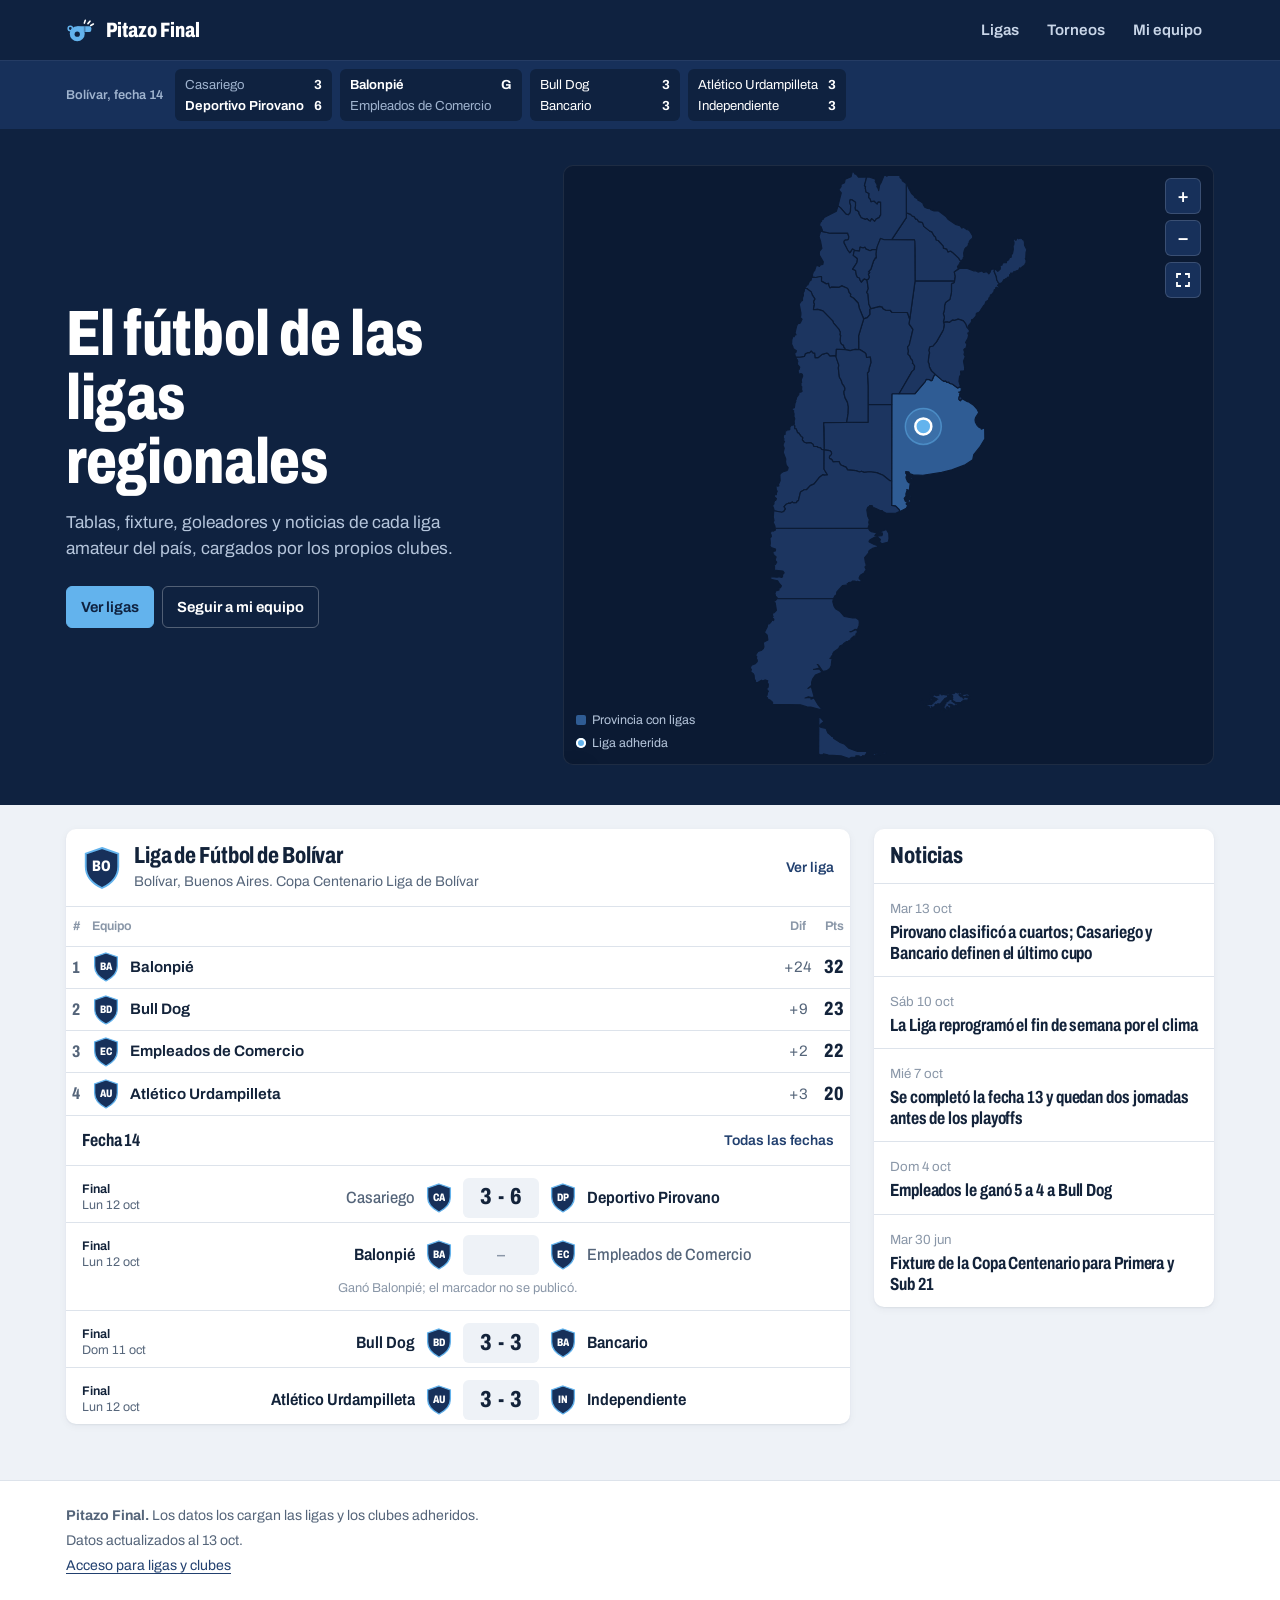
<file: index.html>
<!doctype html>
<html lang="es-AR">
<head>
  <meta charset="utf-8">
  <meta name="viewport" content="width=device-width, initial-scale=1">
  <title>Pitazo Final</title>
  <meta name="description" content="Posiciones, fixture, goleadores y noticias de las ligas regionales de fútbol amateur de Argentina.">
  <meta name="theme-color" content="#0F2240">
  <link rel="preconnect" href="https://fonts.googleapis.com">
  <link rel="preconnect" href="https://fonts.gstatic.com" crossorigin>
  <link href="https://fonts.googleapis.com/css2?family=Archivo:wdth,wght@62..125,400..800&display=swap" rel="stylesheet">
  <link rel="stylesheet" href="css/estilos.css">
  <link rel="icon" href="data:image/svg+xml,%3Csvg xmlns='http://www.w3.org/2000/svg' viewBox='0 0 32 32'%3E%3Crect width='32' height='32' rx='7' fill='%230F2240'/%3E%3Ccircle cx='4.6' cy='14.4' r='2.3' fill='none' stroke='%2363B3ED' stroke-width='1.6'/%3E%3Ccircle cx='12' cy='20' r='8' fill='%2363B3ED'/%3E%3Crect x='11' y='12' width='16' height='6' rx='2' fill='%2363B3ED'/%3E%3Crect x='19' y='12' width='1.8' height='6' fill='%230F2240' opacity='.35'/%3E%3Ccircle cx='12' cy='20.5' r='2.8' fill='%230F2240'/%3E%3Cpath d='M19.6 8.6l1-3M23.4 9.2l2.2-2.6M26.4 11.2l2.8-1.6' stroke='%23fff' stroke-width='1.7' stroke-linecap='round'/%3E%3C/svg%3E">
</head>
<body>
  <a class="saltar" href="#contenido">Ir al contenido</a>

  <header class="cabeza">
    <div class="cabeza__barra contenedor">
      <a class="marca" href="#/">
        <svg viewBox="0 0 32 32" aria-hidden="true"><circle cx="4.6" cy="14.4" r="2.3" fill="none" stroke="#63B3ED" stroke-width="1.6"/><circle cx="12" cy="20" r="8" fill="#63B3ED"/><rect x="11" y="12" width="16" height="6" rx="2" fill="#63B3ED"/><rect x="19" y="12" width="1.8" height="6" fill="#0F2240" opacity=".35"/><circle cx="12" cy="20.5" r="2.8" fill="#0F2240"/><path d="M19.6 8.6l1-3M23.4 9.2l2.2-2.6M26.4 11.2l2.8-1.6" stroke="#fff" stroke-width="1.7" stroke-linecap="round"/></svg>
        <span>Pitazo Final</span>
      </a>
      <nav class="cabeza__nav" aria-label="Principal">
        <a href="#/ligas" data-nav="ligas">Ligas</a>
        <a href="#/torneos" data-nav="torneos">Torneos</a>
        <a href="#/mi-equipo" data-nav="mi-equipo" id="nav-favorito">Mi equipo</a>
      </nav>
    </div>
    <div class="cinta" id="cinta" aria-label="Resultados de la última fecha"></div>
  </header>

  <main id="contenido" tabindex="-1">
    <p class="contenedor cargando">Cargando datos de la liga…</p>
  </main>

  <footer class="pie">
    <div class="contenedor pie__dentro">
      <p><strong>Pitazo Final.</strong> Los datos los cargan las ligas y los clubes adheridos.</p>
      <p id="pie-origen"></p>
      <p><a href="#/admin">Acceso para ligas y clubes</a></p>
    </div>
  </footer>

  <div id="aviso" class="aviso" role="status" aria-live="polite" hidden></div>

  <script src="js/config.js"></script>
  <script src="js/mapa.js"></script>
  <script src="js/admin.js"></script>
  <script src="js/app.js"></script>
</body>
</html>
</file>
<file: css/estilos.css>
/* Pitazo Final. Azul noche, celeste y blanco; amarillo solo para "en juego". */
:root {
  --noche: #0F2240;
  --noche-2: #17305A;
  --noche-3: #22406F;
  --celeste: #63B3ED;
  --celeste-suave: #DCEEFC;
  --fondo: #EEF2F7;
  --papel: #FFFFFF;
  --tinta: #13233A;
  --tinta-2: #55657A;
  --tinta-3: #8A97A8;
  --linea: #DDE3EB;
  --vivo: #FFC629;
  --gana: #1E9E5A;
  --empata: #8A97A8;
  --pierde: #D64545;

  --fuente: 'Archivo', system-ui, -apple-system, 'Segoe UI', sans-serif;
  --radio: 10px;
  --radio-chico: 6px;
  --ancho: 1180px;
  --sombra: 0 1px 2px rgba(15, 34, 64, 0.06), 0 2px 8px rgba(15, 34, 64, 0.05);
}

* { box-sizing: border-box; }
html { -webkit-text-size-adjust: 100%; }
body {
  margin: 0; background: var(--fondo); color: var(--tinta);
  font: 400 16px/1.5 var(--fuente); font-stretch: 100%;
  -webkit-font-smoothing: antialiased;
}
a { color: var(--noche-3); text-underline-offset: 3px; }
a:hover { color: var(--tinta); }
:focus-visible { outline: 3px solid var(--celeste); outline-offset: 2px; border-radius: 4px; }
button { font: inherit; }

/* Ancho condensado para nombres, cifras y títulos */
h1, h2, h3, .cond { font-family: var(--fuente); font-stretch: 75%; letter-spacing: -0.005em; }
h1 { font-size: clamp(2rem, 4.6vw, 3.25rem); font-weight: 800; line-height: 1; margin: 0; }
h2 { font-size: 1.45rem; font-weight: 750; line-height: 1.1; margin: 0; }
h3 { font-size: 1.1rem; font-weight: 700; line-height: 1.2; margin: 0; }
p { margin: 0 0 0.75em; }

.contenedor { max-width: var(--ancho); margin: 0 auto; padding-left: 16px; padding-right: 16px; }
.saltar { position: absolute; left: -999px; top: 8px; background: var(--papel); padding: 8px 12px; z-index: 50; }
.saltar:focus { left: 8px; }
main:focus { outline: none; }
.cargando, .vacio { color: var(--tinta-2); padding: 40px 16px; }

/* ---------- Encabezado ---------- */
.cabeza { background: var(--noche); color: #fff; }
.cabeza__barra { display: flex; align-items: center; justify-content: space-between; height: 60px; }
.marca { display: flex; align-items: center; gap: 10px; color: #fff; text-decoration: none; font: 800 1.3rem/1 var(--fuente); font-stretch: 75%; }
.marca:hover { color: #fff; }
.marca svg { width: 30px; height: 30px; }
.cabeza__nav { display: flex; gap: 4px; }
.cabeza__nav a {
  color: #C9D6E8; text-decoration: none; font-weight: 600; font-size: 0.95rem;
  padding: 8px 12px; border-radius: var(--radio-chico); white-space: nowrap;
}
.cabeza__nav a:hover { color: #fff; background: var(--noche-2); }
.cabeza__nav a[aria-current="page"] { color: #fff; background: var(--noche-2); box-shadow: inset 0 -2px 0 var(--celeste); }

/* Cinta de resultados */
.cinta { background: var(--noche-2); border-top: 1px solid rgba(255,255,255,0.06); }
.cinta:empty { display: none; }
.cinta__dentro { display: flex; gap: 8px; overflow-x: auto; padding: 8px 16px; max-width: var(--ancho); margin: 0 auto; scrollbar-width: none; }
.cinta__dentro::-webkit-scrollbar { display: none; }
.cinta__titulo { flex: none; align-self: center; color: #9FB3CE; font-size: 0.8rem; font-weight: 600; padding-right: 4px; }
.cinta__item {
  flex: none; display: grid; grid-template-columns: auto auto; gap: 1px 10px; align-items: center;
  background: var(--noche); border-radius: var(--radio-chico); padding: 6px 10px; color: #fff; text-decoration: none;
  font-size: 0.82rem; min-width: 150px;
}
.cinta__item:hover { color: #fff; background: var(--noche-3); }
.cinta__item b { font-weight: 700; font-variant-numeric: tabular-nums; text-align: right; }
.cinta__item .gana { color: #fff; font-weight: 650; }
.cinta__item .pierde { color: #9FB3CE; }

/* ---------- Banda de encabezado de página ---------- */
.banda { background: var(--noche); color: #fff; padding: 28px 0 0; }
.banda__fila { display: flex; flex-wrap: wrap; gap: 20px; align-items: center; justify-content: space-between; }
.banda__id { display: flex; align-items: center; gap: 18px; min-width: 0; }
.banda p { color: #B5C5DB; margin: 6px 0 0; }
.banda p a { color: var(--celeste); }
.chips { display: flex; flex-wrap: wrap; gap: 6px; margin-top: 10px; }
.chip { font-size: 0.8rem; font-weight: 600; padding: 4px 10px; border-radius: 999px; background: var(--noche-2); color: #C9D6E8; }
.chip--vivo { background: var(--vivo); color: var(--tinta); }
.torneos { margin-top: 18px; }
.torneos .chip { border: 1px solid transparent; cursor: pointer; font: inherit; font-size: 0.82rem; font-weight: 600; padding: 6px 12px; }
.torneos .chip:hover { border-color: var(--celeste); }
.torneos .chip--activo { background: var(--celeste); color: var(--noche); }
.torneos .chip:focus-visible { outline: 2px solid var(--celeste); outline-offset: 2px; }

.pestanas { display: flex; gap: 4px; margin-top: 24px; overflow-x: auto; scrollbar-width: none; }
.pestanas::-webkit-scrollbar { display: none; }
.pestanas a {
  color: #B5C5DB; text-decoration: none; font-weight: 600; padding: 12px 14px; white-space: nowrap;
  border-bottom: 3px solid transparent;
}
.pestanas a:hover { color: #fff; }
.pestanas a[aria-current="page"] { color: #fff; border-bottom-color: var(--celeste); }

.boton {
  display: inline-flex; align-items: center; gap: 8px; cursor: pointer; white-space: nowrap;
  font-weight: 650; font-size: 0.92rem; padding: 9px 14px; border-radius: var(--radio-chico);
  border: 1px solid var(--linea); background: var(--papel); color: var(--tinta); text-decoration: none;
}
.boton:hover { border-color: var(--noche-3); color: var(--tinta); }
.boton svg { width: 16px; height: 16px; }
.boton--claro { background: transparent; color: #fff; border-color: rgba(255,255,255,0.28); }
.boton--claro:hover { background: var(--noche-2); color: #fff; border-color: rgba(255,255,255,0.5); }
.boton--primario { background: var(--celeste); border-color: var(--celeste); color: var(--noche); }
.boton--primario:hover { background: #8CC8F2; border-color: #8CC8F2; color: var(--noche); }
.boton[aria-pressed="true"] { background: var(--celeste); border-color: var(--celeste); color: var(--noche); }
.acciones { display: flex; flex-wrap: wrap; gap: 8px; }

/* ---------- Escudos ---------- */
.escudo { flex: none; width: 28px; height: 32px; display: inline-grid; place-items: center; position: relative; }
.escudo svg { position: absolute; inset: 0; width: 100%; height: 100%; }
.escudo svg path { fill: var(--noche-2); stroke: var(--celeste); stroke-width: 1.5; }
.escudo span { position: relative; color: #fff; font-weight: 800; font-stretch: 75%; font-size: 0.68rem; letter-spacing: 0.02em; margin-top: -2px; }
.escudo img { width: 100%; height: 100%; object-fit: contain; }
.escudo--m { width: 40px; height: 46px; }
.escudo--m span { font-size: 0.95rem; }
.escudo--l { width: 72px; height: 82px; }
.escudo--l span { font-size: 1.6rem; }
.banda .escudo svg path { fill: var(--noche-3); }

/* ---------- Diseño de página ---------- */
.pagina { padding-top: 24px; padding-bottom: 56px; }
.grilla { display: grid; grid-template-columns: minmax(0, 1fr) 340px; gap: 24px; align-items: start; }
.panel { background: var(--papel); border-radius: var(--radio); box-shadow: var(--sombra); overflow: hidden; }
.panel + .panel { margin-top: 20px; }
.panel__cabeza { display: flex; justify-content: space-between; align-items: baseline; gap: 12px; padding: 14px 16px; border-bottom: 1px solid var(--linea); }
.panel__cabeza a { font-size: 0.88rem; font-weight: 600; text-decoration: none; }
.panel__cuerpo { padding: 16px; }
.nota { color: var(--tinta-2); font-size: 0.88rem; margin: 12px 16px 16px; max-width: 72ch; }

/* ---------- Tabla de posiciones ---------- */
.tabla { width: 100%; border-collapse: collapse; font-size: 0.95rem; }
.tabla th { font-size: 0.78rem; font-weight: 650; color: var(--tinta-3); text-align: center; padding: 10px 6px; border-bottom: 1px solid var(--linea); }
.tabla td { padding: 0 6px; height: 50px; text-align: center; border-bottom: 1px solid var(--linea); font-variant-numeric: tabular-nums; }
.tabla tr:last-child td { border-bottom: 0; }
.tabla .c-pos { width: 44px; font-weight: 750; font-stretch: 75%; font-size: 1.05rem; color: var(--tinta-2); position: relative; }
.tabla .c-equipo { text-align: left; width: 100%; }
.tabla .c-pts { font-weight: 800; font-stretch: 75%; font-size: 1.2rem; color: var(--tinta); }
.tabla .c-dif { color: var(--tinta-2); }
.tabla tbody tr:hover { background: #F6F9FC; }
.equipo-celda { display: flex; align-items: center; gap: 10px; color: var(--tinta); text-decoration: none; font-weight: 650; }
.equipo-celda:hover { color: var(--noche-3); }
.zona-semi .c-pos::before, .zona-cuartos .c-pos::before { content: ''; position: absolute; left: 0; top: 8px; bottom: 8px; width: 4px; border-radius: 0 3px 3px 0; }
.zona-semi .c-pos::before { background: var(--gana); }
.zona-cuartos .c-pos::before { background: var(--celeste); }
tr.es-favorito { background: var(--celeste-suave) !important; }
.forma { display: inline-flex; gap: 3px; }
.forma i { width: 20px; height: 20px; border-radius: 4px; display: inline-grid; place-items: center; font-style: normal; font-size: 0.7rem; font-weight: 750; color: #fff; }
.forma .G { background: var(--gana); }
.forma .E { background: var(--empata); }
.forma .P { background: var(--pierde); }
.referencias { display: flex; flex-wrap: wrap; gap: 16px; padding: 12px 16px; border-top: 1px solid var(--linea); color: var(--tinta-2); font-size: 0.85rem; }
.referencias span::before { content: ''; display: inline-block; width: 10px; height: 10px; border-radius: 2px; margin-right: 6px; }
.ref-semi::before { background: var(--gana); }
.ref-cuartos::before { background: var(--celeste); }

/* ---------- Partidos en filas ---------- */
.partidos { list-style: none; margin: 0; padding: 0; }
.partido { border-bottom: 1px solid var(--linea); }
.partido:last-child { border-bottom: 0; }
.partido.es-favorito { background: var(--celeste-suave); }
.partido__fila { display: grid; grid-template-columns: 76px minmax(0, 1fr) 76px minmax(0, 1fr); align-items: center; gap: 10px; padding: 12px 16px 4px; }
.partido__estado { font-size: 0.78rem; color: var(--tinta-2); line-height: 1.25; }
.partido__estado b { display: block; color: var(--tinta); font-weight: 650; }
.partido__estado .vivo { color: #8A6400; }
.lado { display: flex; align-items: center; gap: 10px; min-width: 0; color: var(--tinta); text-decoration: none; font-weight: 650; font-stretch: 87.5%; font-size: 1.02rem; }
.lado span:not(.escudo) { overflow: hidden; text-overflow: ellipsis; white-space: nowrap; }
.lado--local { justify-content: flex-end; text-align: right; }
.lado:hover { color: var(--noche-3); }
.lado.pierde { color: var(--tinta-2); font-weight: 500; }
.marcador {
  display: flex; justify-content: center; align-items: center; gap: 6px;
  font-weight: 800; font-stretch: 75%; font-size: 1.45rem; font-variant-numeric: tabular-nums;
  background: var(--fondo); border-radius: var(--radio-chico); height: 40px;
}
.marcador--vivo { background: var(--vivo); }
.marcador--nada { color: var(--tinta-3); font-size: 1rem; font-weight: 600; font-stretch: 100%; }
.partido__goles { display: grid; grid-template-columns: 76px minmax(0, 1fr) 76px minmax(0, 1fr); gap: 10px; padding: 0 16px 12px; font-size: 0.8rem; color: var(--tinta-2); }
.partido__goles ul { list-style: none; margin: 0; padding: 0; }
.partido__goles ul:first-of-type { grid-column: 2; text-align: right; }
.partido__goles ul:last-of-type { grid-column: 4; }
.partido__pie { padding: 0 16px 12px; font-size: 0.8rem; color: var(--tinta-3); text-align: center; }
.partido__estado a { display: block; color: var(--tinta-2); margin-top: 2px; }
.panel--fixture { max-width: 920px; margin: 0 auto; }
.partido--compacto { padding: 10px 16px; }
.compacto__estado { font-size: 0.78rem; color: var(--tinta-2); margin-bottom: 6px; }
.compacto__estado .vivo { color: #8A6400; font-weight: 650; }
.compacto__filas { display: grid; grid-template-columns: minmax(0, 1fr) auto; gap: 4px 12px; align-items: center; }
.compacto__equipo { display: flex; align-items: center; gap: 8px; color: var(--tinta-2); text-decoration: none; font-weight: 550; min-width: 0; }
.compacto__equipo span { overflow: hidden; text-overflow: ellipsis; white-space: nowrap; }
.compacto__equipo.gana { color: var(--tinta); font-weight: 700; }
.compacto__equipo:hover { color: var(--noche-3); }
.compacto__filas b { font-weight: 800; font-stretch: 75%; font-size: 1.1rem; font-variant-numeric: tabular-nums; text-align: right; }
.partido__pie a { color: var(--tinta-2); }

/* Selector de fechas */
.fechas { display: flex; gap: 6px; overflow-x: auto; padding: 12px 16px; border-bottom: 1px solid var(--linea); scrollbar-width: thin; }
.fechas a {
  flex: none; min-width: 42px; text-align: center; padding: 7px 10px; border-radius: var(--radio-chico);
  text-decoration: none; color: var(--tinta-2); font-weight: 650; font-size: 0.9rem; background: var(--fondo);
}
.fechas a:hover { color: var(--tinta); background: var(--linea); }
.fechas a[aria-current="page"] { background: var(--noche); color: #fff; }
.fechas a.pendiente:not([aria-current]) { box-shadow: inset 0 0 0 1.5px var(--celeste); }

/* ---------- Goleadores ---------- */
.goleadores { list-style: none; margin: 0; padding: 0; }
.goleadores li { display: grid; grid-template-columns: 30px minmax(0, 1fr) 120px 34px; gap: 12px; align-items: center; padding: 10px 16px; border-bottom: 1px solid var(--linea); }
.goleadores li:last-child { border-bottom: 0; }
.goleadores .num { font-weight: 750; font-stretch: 75%; color: var(--tinta-3); text-align: right; }
.goleadores .quien { min-width: 0; }
.goleadores .quien b { display: block; font-weight: 650; }
.goleadores .quien small { color: var(--tinta-2); display: flex; align-items: center; gap: 6px; }
.goleadores .barra { height: 6px; background: var(--fondo); border-radius: 3px; overflow: hidden; }
.goleadores .barra i { display: block; height: 100%; background: var(--celeste); border-radius: 3px; }
.goleadores .goles { font-weight: 800; font-stretch: 75%; font-size: 1.3rem; text-align: right; }
.goleadores--compacto li { grid-template-columns: 22px minmax(0, 1fr) 28px; }
.goleadores--compacto .barra { display: none; }

/* ---------- Noticias ---------- */
.noticias { display: grid; grid-template-columns: repeat(2, minmax(0, 1fr)); gap: 16px; }
.noticia { background: var(--papel); border-radius: var(--radio); box-shadow: var(--sombra); padding: 18px 20px; display: flex; flex-direction: column; }
.noticia:first-child { grid-column: 1 / -1; border-top: 4px solid var(--celeste); }
.noticia:first-child h3 { font-size: 1.7rem; }
.noticia .meta { color: var(--tinta-3); font-size: 0.82rem; margin-bottom: 6px; }
.noticia h3 { font-size: 1.3rem; line-height: 1.15; margin-bottom: 8px; }
.noticia p { color: var(--tinta-2); flex: 1; }
.noticia a { font-weight: 600; font-size: 0.9rem; }

/* ---------- Clubes ---------- */
.clubes { display: grid; grid-template-columns: repeat(auto-fill, minmax(250px, 1fr)); gap: 14px; }
.club-ficha { background: var(--papel); border-radius: var(--radio); box-shadow: var(--sombra); padding: 16px; display: flex; gap: 14px; align-items: center; text-decoration: none; color: var(--tinta); border: 1px solid transparent; }
.club-ficha:hover { border-color: var(--celeste); color: var(--tinta); }
.club-ficha h3 { font-size: 1.15rem; }
.club-ficha p { margin: 2px 0 0; color: var(--tinta-2); font-size: 0.85rem; }

/* ---------- Club ---------- */
.stats { display: grid; grid-template-columns: repeat(5, minmax(0, 1fr)); gap: 1px; background: rgba(255,255,255,0.08); border-radius: var(--radio) var(--radio) 0 0; overflow: hidden; margin-top: 24px; }
.stat { background: var(--noche-2); padding: 12px 16px; }
.stat b { display: block; font-size: 1.8rem; font-weight: 800; font-stretch: 75%; line-height: 1.1; color: #fff; }
.stat small { color: #9FB3CE; font-size: 0.8rem; }
.datos dl { margin: 0; }
.datos dt { font-size: 0.8rem; color: var(--tinta-3); font-weight: 600; }
.datos dd { margin: 2px 0 14px; }
.datos dd:last-child { margin-bottom: 0; }
.sin-dato { color: var(--tinta-3); }
.plantel { list-style: none; margin: 0; padding: 0; }
.plantel li { display: flex; justify-content: space-between; gap: 12px; padding: 10px 16px; border-bottom: 1px solid var(--linea); }
.plantel li:last-child { border-bottom: 0; }
.plantel span { color: var(--tinta-2); font-size: 0.9rem; }
.res { display: inline-grid; place-items: center; min-width: 26px; height: 22px; padding: 0 6px; border-radius: 4px; color: #fff; font-size: 0.75rem; font-weight: 750; }
.res--G { background: var(--gana); } .res--E { background: var(--empata); } .res--P { background: var(--pierde); }

/* ---------- Inicio ---------- */
.portada { background: var(--noche); color: #fff; padding: 36px 0 40px; }
.portada__grilla { display: grid; grid-template-columns: minmax(0, 5fr) minmax(0, 7fr); gap: 32px; align-items: center; }
.portada h1 { font-size: clamp(2.4rem, 5.4vw, 4rem); max-width: 12ch; }
.portada p { color: #B5C5DB; font-size: 1.08rem; max-width: 44ch; margin-top: 16px; }
.portada .acciones { margin-top: 24px; }
.mapa { height: 600px; border-radius: var(--radio); background: #0B1A33; border: 1px solid rgba(255,255,255,0.08); }

/* Mapa propio de Argentina */
.mapa-ar { position: relative; overflow: hidden; touch-action: none; user-select: none; }
.mapa-ar svg { width: 100%; height: 100%; display: block; cursor: grab; }
.mapa-ar svg.arrastrando { cursor: grabbing; }
.mapa-ar .prov {
  fill: #1C3560; stroke: #0B1A33; stroke-width: 1.2; stroke-linejoin: round;
  transition: fill .15s; cursor: pointer; vector-effect: non-scaling-stroke;
}
.mapa-ar .prov:hover { fill: #284A80; }
.mapa-ar .prov--con-liga { fill: #2F5C94; }
.mapa-ar .prov--con-liga:hover { fill: #3A6DAD; }
.mapa-ar .prov--activa { fill: #3A6DAD; stroke: var(--celeste); stroke-width: 2px; }
.mapa-ar .prov:focus { outline: none; }
.pin-ar { cursor: pointer; outline: none; }
.pin-ar__halo { fill: rgba(99,179,237,0.22); stroke: rgba(99,179,237,0.5); stroke-width: 1.5; }
.pin-ar__punto { fill: var(--celeste); stroke: #fff; stroke-width: 2.5; }
.pin-ar:hover .pin-ar__punto, .pin-ar:focus-visible .pin-ar__punto { fill: #fff; stroke: var(--celeste); }
.pin-ar:focus-visible .pin-ar__halo { stroke: #fff; stroke-width: 3; }
.pin-ar--favorita .pin-ar__punto { fill: var(--vivo); }
.pin-ar--favorita .pin-ar__halo { fill: rgba(255,198,41,0.22); stroke: rgba(255,198,41,0.6); }
@media (prefers-reduced-motion: no-preference) {
  .pin-ar__halo { animation: latido 2.4s ease-out infinite; transform-box: fill-box; transform-origin: center; }
}
@keyframes latido { 0% { transform: scale(0.6); opacity: 1; } 100% { transform: scale(1.5); opacity: 0; } }

.mapa-ar__tip {
  position: absolute; pointer-events: none; z-index: 3; background: #fff; color: var(--tinta);
  border-radius: var(--radio-chico); padding: 6px 10px; font-size: 0.82rem; box-shadow: 0 6px 20px rgba(0,0,0,0.3);
  display: flex; flex-direction: column; white-space: nowrap;
}
.mapa-ar__tip b { font-weight: 700; }
.mapa-ar__tip span { color: var(--tinta-2); }
.mapa-ar__ficha {
  position: absolute; z-index: 4; width: 270px; background: #fff; color: var(--tinta);
  border-radius: var(--radio); padding: 16px; box-shadow: 0 12px 32px rgba(0,0,0,0.35);
}
.mapa-ar__ficha h3 { font-size: 1.25rem; padding-right: 24px; }
.mapa-ar__ficha p { color: var(--tinta-2); font-size: 0.88rem; margin: 2px 0 10px; }
.mapa-ar__ficha ul { margin: 8px 0 0; padding-left: 18px; }
.mapa-ar__ficha .boton { width: 100%; justify-content: center; margin-top: 12px; }
.mapa-ar__cerrar { position: absolute; top: 8px; right: 8px; width: 28px; height: 28px; border: 0; border-radius: 50%; background: var(--fondo); color: var(--tinta-2); font-size: 1.1rem; cursor: pointer; line-height: 1; }
.mapa-ar__cerrar:hover { background: var(--linea); color: var(--tinta); }
.mapa-ar__datos { display: grid; gap: 6px; margin: 0; font-size: 0.86rem; }
.mapa-ar__datos div { display: flex; justify-content: space-between; gap: 12px; border-top: 1px solid var(--linea); padding-top: 6px; }
.mapa-ar__datos dt { color: var(--tinta-3); }
.mapa-ar__datos dd { margin: 0; font-weight: 650; text-align: right; }
.mapa-ar__controles { position: absolute; top: 12px; right: 12px; display: flex; flex-direction: column; gap: 6px; z-index: 2; }
.mapa-ar__controles button {
  width: 36px; height: 36px; border-radius: var(--radio-chico); border: 1px solid rgba(255,255,255,0.15);
  background: var(--noche-2); color: #fff; font-size: 1.2rem; font-weight: 600; cursor: pointer; display: grid; place-items: center;
}
.mapa-ar__controles button:hover { background: var(--noche-3); }
.mapa-ar__controles svg { width: 16px; height: 16px; }
.mapa-ar__leyenda { position: absolute; left: 12px; bottom: 12px; display: flex; flex-direction: column; gap: 4px; font-size: 0.78rem; color: #B5C5DB; z-index: 2; pointer-events: none; }
.mapa-ar__leyenda span::before { content: ''; display: inline-block; width: 10px; height: 10px; margin-right: 6px; vertical-align: -1px; }
.ley-prov::before { background: #2F5C94; border-radius: 2px; }
.ley-pin::before { background: var(--celeste); border-radius: 50%; box-shadow: 0 0 0 2px #fff inset; }
.mapa-ar::after {
  content: 'Usá Ctrl + rueda para hacer zoom'; position: absolute; inset: auto 0 50% 0; margin: auto; width: max-content;
  background: rgba(11,26,51,0.9); color: #fff; padding: 8px 14px; border-radius: var(--radio-chico); font-size: 0.88rem;
  opacity: 0; transition: opacity .2s; pointer-events: none; z-index: 5; left: 50%; transform: translateX(-50%);
}
.mapa-ar--aviso-rueda::after { opacity: 1; }
.liga-resumen .panel__cabeza { align-items: center; }
.liga-resumen__titulo { display: flex; align-items: center; gap: 12px; }
.liga-resumen__titulo p { margin: 2px 0 0; color: var(--tinta-2); font-size: 0.88rem; }
.mini-tabla td { height: 42px; }

/* Mi equipo */
.formulario label { display: block; font-weight: 650; font-size: 0.9rem; margin: 14px 0 6px; }
.formulario label:first-child { margin-top: 0; }
.formulario select { width: 100%; font: inherit; padding: 10px 12px; border-radius: var(--radio-chico); border: 1px solid var(--linea); background: var(--papel); color: var(--tinta); }
.formulario .acciones { margin-top: 18px; }

/* Pie y avisos */
.pie { background: var(--papel); border-top: 1px solid var(--linea); }
.pie__dentro { padding-top: 24px; padding-bottom: 28px; color: var(--tinta-2); font-size: 0.88rem; }
.pie p { margin: 0 0 4px; }
.aviso { position: fixed; left: 50%; bottom: 20px; transform: translateX(-50%); background: var(--noche); color: #fff; padding: 12px 18px; border-radius: var(--radio-chico); max-width: calc(100% - 32px); z-index: 1000; box-shadow: 0 8px 28px rgba(15,34,64,0.3); border-left: 4px solid var(--celeste); }

/* ---------- Responsive ---------- */
@media (max-width: 960px) {
  .grilla { grid-template-columns: 1fr; }
  .portada__grilla { grid-template-columns: 1fr; }
  .mapa { height: 520px; }
  .stats { grid-template-columns: repeat(3, minmax(0, 1fr)); }
}
@media (max-width: 640px) {
  .mapa-ar__ficha { left: 10px !important; right: 10px; top: auto !important; bottom: 10px; width: auto; }
  .mapa-ar__leyenda { display: none; }
  .ocultar-movil { display: none; }
  .tabla td, .tabla th { padding-left: 4px; padding-right: 4px; }
  .partido__fila, .partido__goles { grid-template-columns: minmax(0, 1fr) 60px minmax(0, 1fr); padding-left: 12px; padding-right: 12px; }
  .partido__estado { grid-column: 1 / -1; display: flex; gap: 8px; }
  .partido__estado b { display: inline; }
  .partido__goles ul:first-of-type { grid-column: 1; }
  .partido__goles ul:last-of-type { grid-column: 3; }
  .partido__pie { padding-left: 12px; }
  .lado { font-size: 0.95rem; gap: 8px; }
  .lado .escudo { display: none; }
  .noticias { grid-template-columns: 1fr; }
  .goleadores li { grid-template-columns: 26px minmax(0, 1fr) 30px; }
  .goleadores .barra { display: none; }
  .stats { grid-template-columns: repeat(2, minmax(0, 1fr)); }
  .marca span { font-size: 1.15rem; }
}
@media (prefers-reduced-motion: reduce) { * { transition: none !important; animation: none !important; } }

/* ========== Panel de clubes ========== */
.ingreso { max-width: 520px; }
.ingreso h2 { margin-bottom: 8px; }
.ingreso p { color: var(--tinta-2); }
.boton-google { margin-top: 16px; min-height: 44px; }
.lista-pasos { padding-left: 20px; color: var(--tinta-2); }
.lista-pasos li { margin-bottom: 6px; }
code { background: var(--fondo); padding: 1px 6px; border-radius: 4px; font-size: 0.9em; }
.error-form { background: #FDECEC; color: #8C2323; border-left: 4px solid var(--pierde); padding: 10px 12px; border-radius: var(--radio-chico); font-size: 0.92rem; margin: 12px 0; }
.error-form[hidden] { display: none; }

.sesion { display: flex; align-items: center; gap: 12px; }
.sesion__foto { width: 40px; height: 40px; border-radius: 50%; overflow: hidden; background: var(--noche-3); display: grid; place-items: center; font-weight: 700; flex: none; }
.sesion__foto img { width: 100%; height: 100%; object-fit: cover; }
.sesion b { display: block; font-size: 0.95rem; }
.sesion small { color: #B5C5DB; font-size: 0.82rem; display: block; max-width: 260px; overflow: hidden; text-overflow: ellipsis; white-space: nowrap; }

.boton--peligro { color: var(--pierde); border-color: #F0C4C4; }
.boton--peligro:hover { background: #FDECEC; border-color: var(--pierde); color: var(--pierde); }
.boton--chico { padding: 6px 10px; font-size: 0.82rem; }
.boton:disabled { opacity: 0.55; cursor: progress; }
body.guardando { cursor: progress; }

.barra-filtros { display: flex; flex-wrap: wrap; align-items: center; gap: 12px 20px; padding: 12px 16px; border-bottom: 1px solid var(--linea); }
.filtro { display: inline-flex; align-items: center; gap: 8px; font-size: 0.88rem; color: var(--tinta-2); }
.filtro select { font: inherit; color: var(--tinta); padding: 7px 10px; border: 1px solid var(--linea); border-radius: var(--radio-chico); background: var(--papel); max-width: 280px; }
.panel__cabeza .filtro { margin-left: auto; }
.interruptor { display: inline-flex; align-items: center; gap: 8px; font-size: 0.88rem; color: var(--tinta-2); cursor: pointer; }
.interruptor input { width: 18px; height: 18px; accent-color: var(--noche-3); }

.lista-admin { list-style: none; margin: 0; padding: 0; }
.lista-admin li + li { border-top: 1px solid var(--linea); }
.fila-admin { width: 100%; display: flex; align-items: center; gap: 14px; padding: 12px 16px; background: none; border: 0; text-align: left; cursor: pointer; color: var(--tinta); font: inherit; }
.fila-admin:hover { background: #F6F9FC; }
.fila-admin__texto { flex: 1; min-width: 0; }
.fila-admin__texto b { display: block; font-weight: 650; overflow: hidden; text-overflow: ellipsis; white-space: nowrap; }
.fila-admin__texto small { color: var(--tinta-2); font-size: 0.85rem; }
.fila-admin__der { color: var(--tinta-2); font-size: 0.88rem; white-space: nowrap; }
.fila-admin__accion { color: var(--noche-3); font-weight: 650; font-size: 0.88rem; }
.cifra { font-weight: 800; font-stretch: 75%; font-size: 1.15rem; color: var(--tinta); }
.dorsal { flex: none; width: 34px; height: 34px; border-radius: 8px; background: var(--fondo); display: grid; place-items: center; font-weight: 800; font-stretch: 75%; color: var(--tinta-2); }

.fila-partido__fecha { flex: none; width: 74px; font-weight: 700; font-stretch: 75%; font-size: 1.05rem; }
.fila-partido__fecha small { display: block; font-weight: 400; font-stretch: 100%; font-size: 0.78rem; color: var(--tinta-2); }
.fila-partido__equipos { flex: 1; min-width: 0; display: grid; grid-template-columns: minmax(0, 1fr) 96px minmax(0, 1fr); align-items: center; gap: 10px; }
.fila-partido__equipos span { overflow: hidden; text-overflow: ellipsis; white-space: nowrap; font-weight: 600; }
.fila-partido__equipos span:first-child { text-align: right; }
.fila-partido__equipos b { text-align: center; background: var(--fondo); border-radius: var(--radio-chico); padding: 6px 4px; font-weight: 800; font-stretch: 75%; font-size: 1.1rem; }
.fila-partido.es-proximo { box-shadow: inset 4px 0 0 var(--celeste); }
.chip-estado { font-size: 0.75rem; font-weight: 650; padding: 4px 9px; border-radius: 999px; white-space: nowrap; }
.chip-estado--prog { background: var(--fondo); color: var(--tinta-2); }
.chip-estado--vivo { background: var(--vivo); color: var(--tinta); }
.chip-estado--fin { background: #E2F4EA; color: #166B3E; }
.chip-estado--post { background: #FBE9DD; color: #8A4A1C; }

/* Cajón lateral */
.velo { position: fixed; inset: 0; background: rgba(15, 34, 64, 0.45); z-index: 900; display: flex; justify-content: flex-end; }
body.con-cajon { overflow: hidden; }
.cajon { background: var(--papel); width: min(520px, 100%); height: 100%; display: flex; flex-direction: column; box-shadow: -12px 0 40px rgba(15,34,64,0.25); }
.cajon--ancho { width: min(640px, 100%); }
@media (prefers-reduced-motion: no-preference) { .cajon { animation: entrar .18s ease-out; } }

.cajon--quieto { animation: none !important; }
@keyframes entrar { from { transform: translateX(24px); opacity: 0; } to { transform: none; opacity: 1; } }
.cajon__cabeza { display: flex; align-items: center; justify-content: space-between; gap: 12px; padding: 16px 20px; border-bottom: 1px solid var(--linea); }
.cajon__cabeza h2 { font-size: 1.35rem; }
.cajon__cerrar { flex: none; width: 36px; height: 36px; border-radius: 50%; border: 0; background: var(--fondo); font-size: 1.3rem; cursor: pointer; color: var(--tinta-2); }
.cajon__cerrar:hover { background: var(--linea); color: var(--tinta); }
.cajon__cuerpo { padding: 20px; overflow-y: auto; flex: 1; }

/* Formularios */
.grilla-form { display: grid; grid-template-columns: 1fr 1fr; gap: 14px 14px; margin-bottom: 16px; }
.campo { grid-column: 1 / -1; display: flex; flex-direction: column; gap: 5px; min-width: 0; }
.campo--medio { grid-column: auto; }
.campo[hidden] { display: none; }
.campo label { font-size: 0.85rem; font-weight: 650; color: var(--tinta); }
.campo label span { color: var(--pierde); }
.campo input, .campo select, .campo textarea { font: inherit; color: var(--tinta); padding: 10px 12px; border: 1px solid #C9D3DF; border-radius: var(--radio-chico); background: var(--papel); width: 100%; }
.campo textarea { resize: vertical; line-height: 1.45; }
.campo input:focus, .campo select:focus, .campo textarea:focus { outline: none; border-color: var(--noche-3); box-shadow: 0 0 0 3px rgba(99,179,237,0.35); }
.campo :disabled { background: var(--fondo); color: var(--tinta-2); }
.campo small { color: var(--tinta-3); font-size: 0.8rem; }
.acciones--form { justify-content: space-between; align-items: center; }

.categorias h3 { font-size: 1.1rem; margin-bottom: 8px; }
.categorias ul { list-style: none; padding: 0; margin: 0 0 12px; display: flex; flex-wrap: wrap; gap: 6px; }
.categorias li { background: var(--fondo); padding: 4px 10px; border-radius: 999px; font-size: 0.85rem; font-weight: 600; }
.categorias__nueva { display: flex; gap: 8px; flex-wrap: wrap; margin-bottom: 16px; }
.categorias__nueva select { font: inherit; padding: 8px 10px; border: 1px solid var(--linea); border-radius: var(--radio-chico); }
.previa-club { display: flex; align-items: center; gap: 14px; }
.previa-club__escudo { width: 56px; height: 56px; border-radius: 12px; background: var(--noche-2); color: #fff; display: grid; place-items: center; font-weight: 800; font-stretch: 75%; font-size: 1.3rem; overflow: hidden; flex: none; }
.previa-club__escudo img { width: 100%; height: 100%; object-fit: contain; background: #fff; }
.previa-club small { display: block; color: var(--tinta-2); }

/* Editor de partido */
.ed-contra { color: var(--tinta-3); font-weight: 500; font-size: 0.9em; }
.ed-sub { color: var(--tinta-2); font-size: 0.9rem; margin: -6px 0 16px; }
.ed-marcador { display: grid; grid-template-columns: 1fr auto 1fr; gap: 12px; align-items: end; background: var(--noche); color: #fff; border-radius: var(--radio); padding: 16px; margin-bottom: 16px; }
.ed-lado { display: flex; flex-direction: column; align-items: center; gap: 10px; text-align: center; min-width: 0; }
.ed-equipo { font-weight: 650; font-stretch: 87.5%; line-height: 1.2; min-height: 2.4em; display: flex; align-items: center; }
.ed-vs { font-weight: 800; font-size: 1.6rem; color: #9FB3CE; padding-bottom: 14px; }
.ed-stepper { display: flex; align-items: center; gap: 8px; }
.ed-stepper output { min-width: 56px; text-align: center; font-weight: 800; font-stretch: 75%; font-size: 2.8rem; line-height: 1; font-variant-numeric: tabular-nums; }
.ed-stepper button { width: 40px; height: 40px; border-radius: 50%; border: 1px solid rgba(255,255,255,0.3); background: var(--noche-2); color: #fff; font-size: 1.3rem; font-weight: 700; cursor: pointer; }
.ed-stepper button:hover:not(:disabled) { background: var(--noche-3); }
.ed-stepper button:disabled { opacity: 0.35; cursor: default; }

.segmentos { border: 0; padding: 0; margin: 0 0 20px; display: flex; flex-wrap: wrap; gap: 6px; }
.segmentos legend { font-size: 0.85rem; font-weight: 650; margin-bottom: 6px; padding: 0; }
.segmentos button { flex: 1; min-width: 100px; padding: 9px 10px; border-radius: var(--radio-chico); border: 1px solid #C9D3DF; background: var(--papel); font-weight: 650; font-size: 0.88rem; cursor: pointer; color: var(--tinta-2); }
.segmentos button:hover:not(:disabled) { border-color: var(--noche-3); color: var(--tinta); }
.segmentos button[aria-pressed="true"] { background: var(--noche); border-color: var(--noche); color: #fff; }
.segmentos button[data-estado="En juego"][aria-pressed="true"] { background: var(--vivo); border-color: var(--vivo); color: var(--tinta); }
.segmentos--equipo { margin-bottom: 14px; }
.segmentos--equipo label { flex: 1; min-width: 0; cursor: pointer; }
.segmentos--equipo input { position: absolute; opacity: 0; pointer-events: none; }
.segmentos--equipo span { display: block; text-align: center; padding: 9px 10px; border: 1px solid #C9D3DF; border-radius: var(--radio-chico); font-weight: 650; font-size: 0.88rem; overflow: hidden; text-overflow: ellipsis; white-space: nowrap; }
.segmentos--equipo input:checked + span { background: var(--noche); color: #fff; border-color: var(--noche); }
.segmentos--equipo input:focus-visible + span { outline: 3px solid var(--celeste); outline-offset: 2px; }

.ed-titulo { font-size: 1.15rem; margin: 4px 0 10px; }
.ed-eventos { list-style: none; margin: 0 0 16px; padding: 0; border: 1px solid var(--linea); border-radius: var(--radio); }
.ed-eventos li { display: flex; align-items: center; gap: 12px; padding: 10px 12px; }
.ed-eventos li + li { border-top: 1px solid var(--linea); }
.ed-eventos li > span:nth-child(2) { flex: 1; min-width: 0; }
.ed-eventos b { display: block; font-weight: 650; }
.ed-eventos small { color: var(--tinta-2); font-size: 0.82rem; }
.ev-icono { flex: none; width: 22px; height: 22px; display: inline-block; }
.ev-icono--gol, .ev-icono--gc { border-radius: 50%; background: radial-gradient(circle at 50% 50%, #fff 0 34%, var(--tinta) 35% 46%, #fff 47%); box-shadow: inset 0 0 0 2px var(--tinta); }
.ev-icono--gc { box-shadow: inset 0 0 0 2px var(--pierde); background: radial-gradient(circle at 50% 50%, #fff 0 34%, var(--pierde) 35% 46%, #fff 47%); }
.ev-icono--am, .ev-icono--roja { width: 15px; height: 21px; border-radius: 3px; margin: 0 3px; }
.ev-icono--am { background: var(--vivo); }
.ev-icono--roja { background: var(--pierde); }
.ed-nuevo { background: var(--fondo); border-radius: var(--radio); padding: 14px; margin-bottom: 18px; }
.ed-nuevo .grilla-form { margin-bottom: 10px; }
.ed-mas { border-top: 1px solid var(--linea); padding-top: 14px; }
.ed-mas summary { cursor: pointer; font-weight: 650; margin-bottom: 14px; }

@media (max-width: 640px) {
  .grilla-form { grid-template-columns: 1fr; }
  .campo--medio { grid-column: 1 / -1; }
  .sesion small { max-width: 160px; }
  .fila-partido { flex-wrap: wrap; gap: 6px 10px; }
  .fila-partido__fecha { width: auto; display: flex; gap: 8px; align-items: baseline; }
  .fila-partido__fecha small { display: inline; }
  .fila-partido__equipos { flex-basis: 100%; order: 3; grid-template-columns: minmax(0, 1fr) 72px minmax(0, 1fr); }
  .fila-admin__accion { display: none; }
  .ed-stepper output { font-size: 2.2rem; min-width: 40px; }
  .ed-stepper button { width: 36px; height: 36px; }
  .cajon { width: 100%; }
  .cajon__cuerpo { padding: 16px; }
  .segmentos button { flex: 1 1 40%; }
}

/* Selector de equipos de un torneo (panel) */
.participantes { border: 1px solid var(--linea); border-radius: 12px; padding: 12px 14px 8px; margin: 16px 0 0; }
.participantes legend { font-weight: 700; padding: 0 6px; }
.participantes .ayuda { margin: 0 0 10px; color: var(--tinta-2); font-size: 0.86rem; }
.part-liga { border-top: 1px solid var(--linea); padding: 8px 0; }
.part-liga summary { display: flex; align-items: center; justify-content: space-between; gap: 8px; cursor: pointer; font-weight: 600; }
.part-liga summary label { display: flex; align-items: center; gap: 8px; }
.part-cuenta { color: var(--tinta-3); font-size: 0.8rem; font-weight: 500; }
.part-clubes { display: grid; grid-template-columns: repeat(auto-fill, minmax(170px, 1fr)); gap: 6px 12px; padding: 8px 0 4px 26px; }
.part-clubes label { display: flex; align-items: center; gap: 6px; font-size: 0.9rem; }
.part-total { margin: 8px 0 4px; font-size: 0.85rem; color: var(--tinta-2); }

/* Listado de ligas */
.buscador { padding: 18px 0 24px; max-width: 460px; }
.buscador input { width: 100%; box-sizing: border-box; font: 500 1rem var(--fuente); padding: 12px 14px; border-radius: var(--radio-chico); border: 1px solid rgba(255,255,255,0.25); background: rgba(255,255,255,0.08); color: #fff; }
.buscador input::placeholder { color: #B5C5DB; }
.buscador input:focus { outline: 2px solid var(--celeste); outline-offset: 1px; }
.club-ficha[hidden] { display: none; }
.liga-fav { font-size: 0.7rem; font-weight: 700; background: var(--celeste-suave); color: var(--noche); padding: 2px 6px; border-radius: 4px; vertical-align: middle; }
.visualmente-oculto { position: absolute; width: 1px; height: 1px; overflow: hidden; clip: rect(0 0 0 0); white-space: nowrap; }

/* Llave de playoffs: una columna por ronda, los cruces centrados entre los de la ronda anterior */
.llave-caja { overflow-x: auto; padding: 16px; }
.llave { display: grid; grid-template-columns: repeat(var(--rondas), minmax(210px, 1fr)); gap: 20px; min-width: calc(var(--rondas) * 230px); }
.llave__ronda { display: flex; flex-direction: column; min-width: 0; }
.llave__ronda h3 { margin: 0 0 10px; font-size: 0.78rem; font-weight: 700; letter-spacing: 0.06em; text-transform: uppercase; color: var(--tinta-2); }
.llave__cruces { display: flex; flex-direction: column; justify-content: space-around; gap: 12px; flex: 1; }
.llave__cruce { position: relative; border: 1px solid var(--linea); border-radius: var(--radio-chico); background: var(--papel); padding: 6px 10px 8px; }
.llave__ronda:not(:last-child) .llave__cruce::after { content: ''; position: absolute; right: -21px; top: 50%; width: 20px; border-top: 2px solid var(--linea); }
.llave__cruce--bye { border-style: dashed; }
.llave__equipo { display: flex; align-items: center; justify-content: space-between; gap: 8px; padding: 4px 0; font-variant-numeric: tabular-nums; }
.llave__equipo a { display: flex; align-items: center; gap: 8px; min-width: 0; color: var(--tinta); text-decoration: none; }
.llave__equipo a span { overflow: hidden; text-overflow: ellipsis; white-space: nowrap; }
.llave__equipo a:hover span { text-decoration: underline; }
.llave__equipo b { min-width: 1.4em; text-align: right; }
.llave__equipo + .llave__equipo { border-top: 1px solid var(--linea); }
.llave__equipo.gana a, .llave__equipo.gana b { font-weight: 800; }
.llave__equipo.pierde a, .llave__equipo.pierde b { color: var(--tinta-3); }
.llave__equipo.es-favorito { background: var(--celeste-suave); margin: 0 -10px; padding-left: 10px; padding-right: 10px; }
.llave__pendiente { color: var(--tinta-3); font-style: italic; }
.llave__cruce small { display: block; margin-top: 4px; color: var(--tinta-3); font-size: 0.75rem; }
</file>
